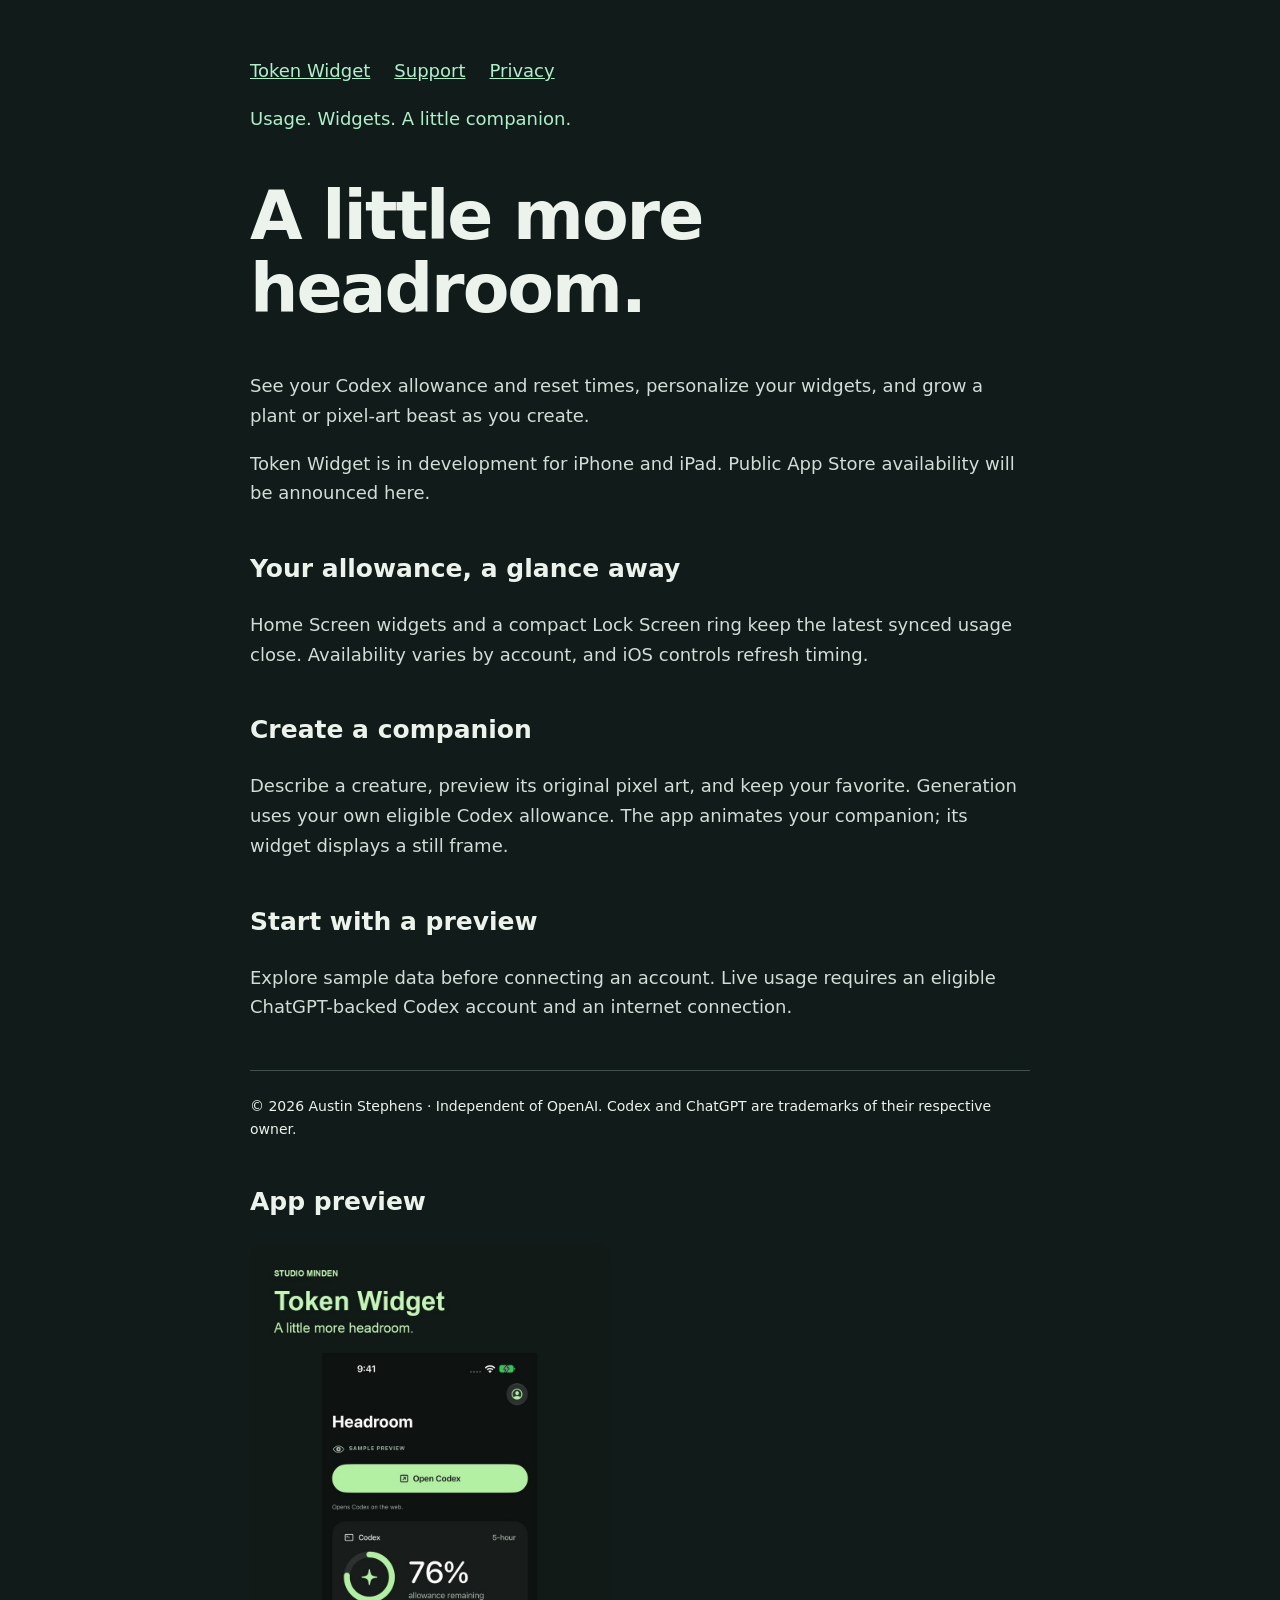
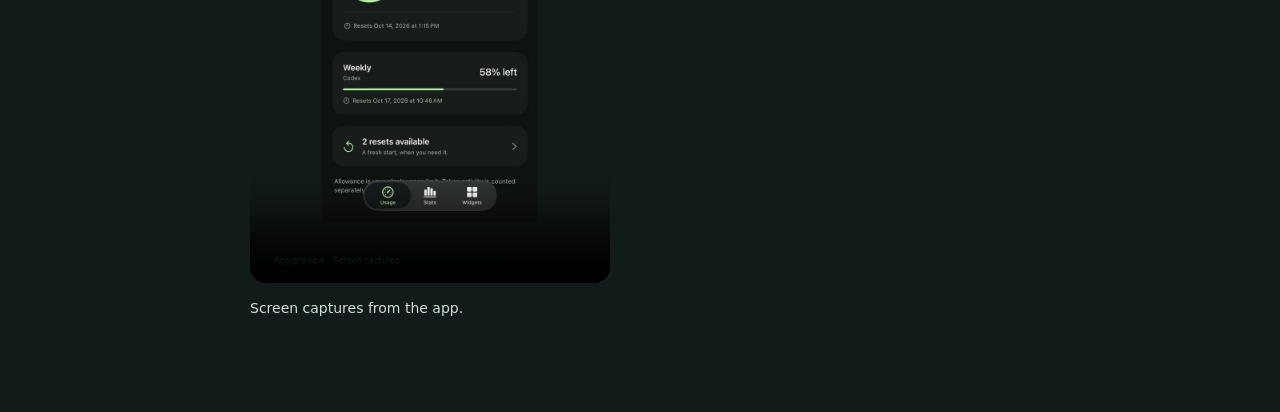
<file: index.html>
<!doctype html><html lang="en"><head><meta charset="utf-8"><meta name="viewport" content="width=device-width, initial-scale=1"><meta name="description" content="A little more headroom"><title>A little more headroom — Token Widget</title><link rel="stylesheet" href="style.css">
<!-- Link preview metadata -->
<link rel="canonical" href="https://hochipants.github.io/token-widget-support/">
<meta property="og:type" content="website">
<meta property="og:site_name" content="Studio Minden">
<meta property="og:title" content="Token Widget">
<meta property="og:description" content="A little more headroom.">
<meta property="og:url" content="https://hochipants.github.io/token-widget-support/">
<meta property="og:image" content="https://hochipants.github.io/token-widget-support/assets/previews/tokenwidget-v1.jpg">
<meta property="og:image:type" content="image/jpeg">
<meta property="og:image:width" content="900">
<meta property="og:image:height" content="1600">
<meta property="og:image:alt" content="Token Widget app preview">
<meta property="og:video" content="https://hochipants.github.io/token-widget-support/assets/previews/tokenwidget-v1.mp4">
<meta property="og:video:secure_url" content="https://hochipants.github.io/token-widget-support/assets/previews/tokenwidget-v1.mp4">
<meta property="og:video:type" content="video/mp4">
<meta property="og:video:width" content="720">
<meta property="og:video:height" content="1280">
<meta name="twitter:card" content="summary_large_image">
<meta name="twitter:title" content="Token Widget">
<meta name="twitter:description" content="A little more headroom.">
<meta name="twitter:image" content="https://hochipants.github.io/token-widget-support/assets/previews/tokenwidget-v1.jpg">
<style>.app-link-preview{margin:36px 0}.app-link-preview video{display:block;width:100%;max-width:360px;height:auto;border-radius:16px;background:#121a18}.app-link-preview video.landscape{max-width:720px}.app-link-preview p{font-size:14px}</style>
<!-- /Link preview metadata -->
</head><body><main><nav aria-label="Main"><a href="index.html">Token Widget</a><a href="support/">Support</a><a href="privacy/">Privacy</a></nav><p class="eyebrow">Usage. Widgets. A little companion.</p><h1>A little more<br>headroom.</h1><p>See your Codex allowance and reset times, personalize your widgets, and grow a plant or pixel-art beast as you create.</p><p>Token Widget is in development for iPhone and iPad. Public App Store availability will be announced here.</p><h2>Your allowance, a glance away</h2><p>Home Screen widgets and a compact Lock Screen ring keep the latest synced usage close. Availability varies by account, and iOS controls refresh timing.</p><h2>Create a companion</h2><p>Describe a creature, preview its original pixel art, and keep your favorite. Generation uses your own eligible Codex allowance. The app animates your companion; its widget displays a still frame.</p><h2>Start with a preview</h2><p>Explore sample data before connecting an account. Live usage requires an eligible ChatGPT-backed Codex account and an internet connection.</p><footer>© 2026 Austin Stephens · Independent of OpenAI. Codex and ChatGPT are trademarks of their respective owner.</footer>
<!-- App preview player -->
<section class="app-link-preview" aria-labelledby="app-preview-heading">
<h2 id="app-preview-heading">App preview</h2>
<video controls playsinline preload="none" poster="https://hochipants.github.io/token-widget-support/assets/previews/tokenwidget-v1.jpg" width="720" height="1280" aria-label="Token Widget app preview">
<source src="https://hochipants.github.io/token-widget-support/assets/previews/tokenwidget-v1.mp4" type="video/mp4">
<a href="https://hochipants.github.io/token-widget-support/assets/previews/tokenwidget-v1.mp4">Watch the Token Widget preview</a>
</video>
<p>Screen captures from the app.</p>
</section>
<!-- /App preview player -->
</main></body></html>
</file>
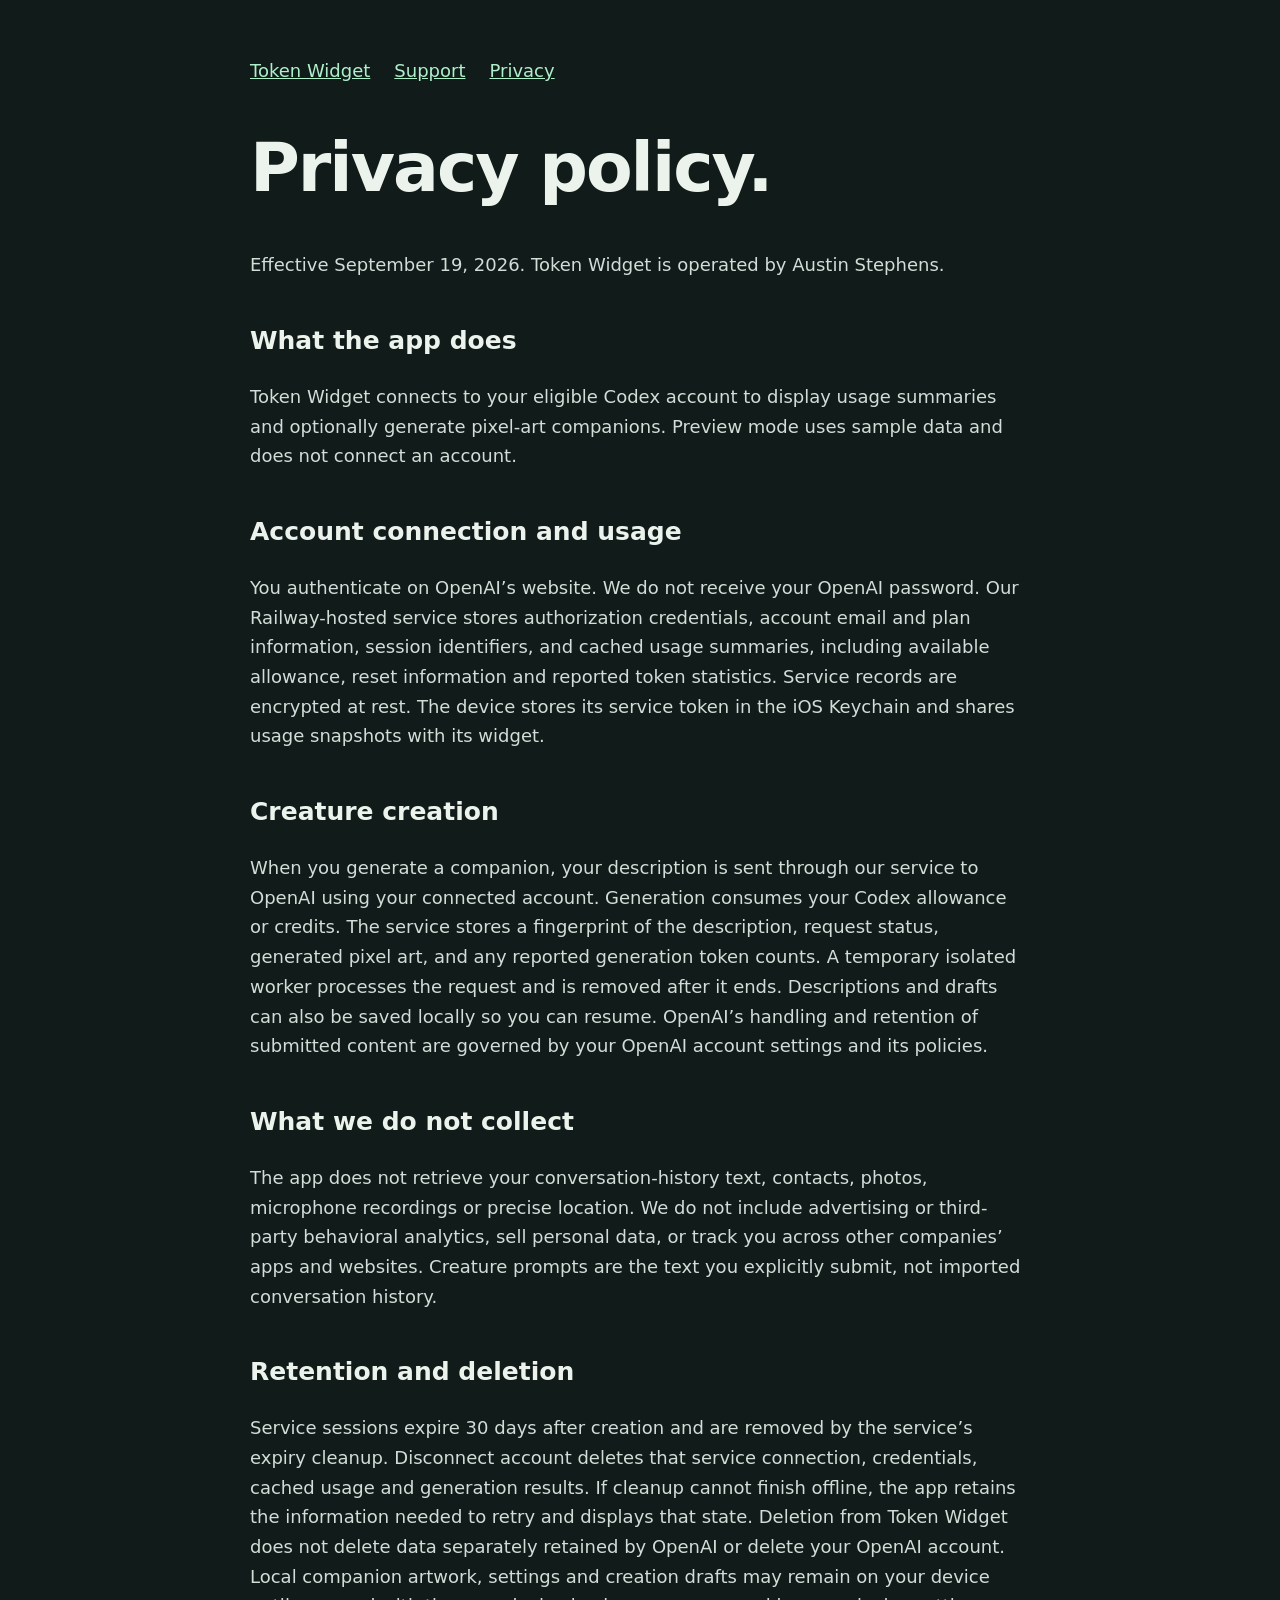
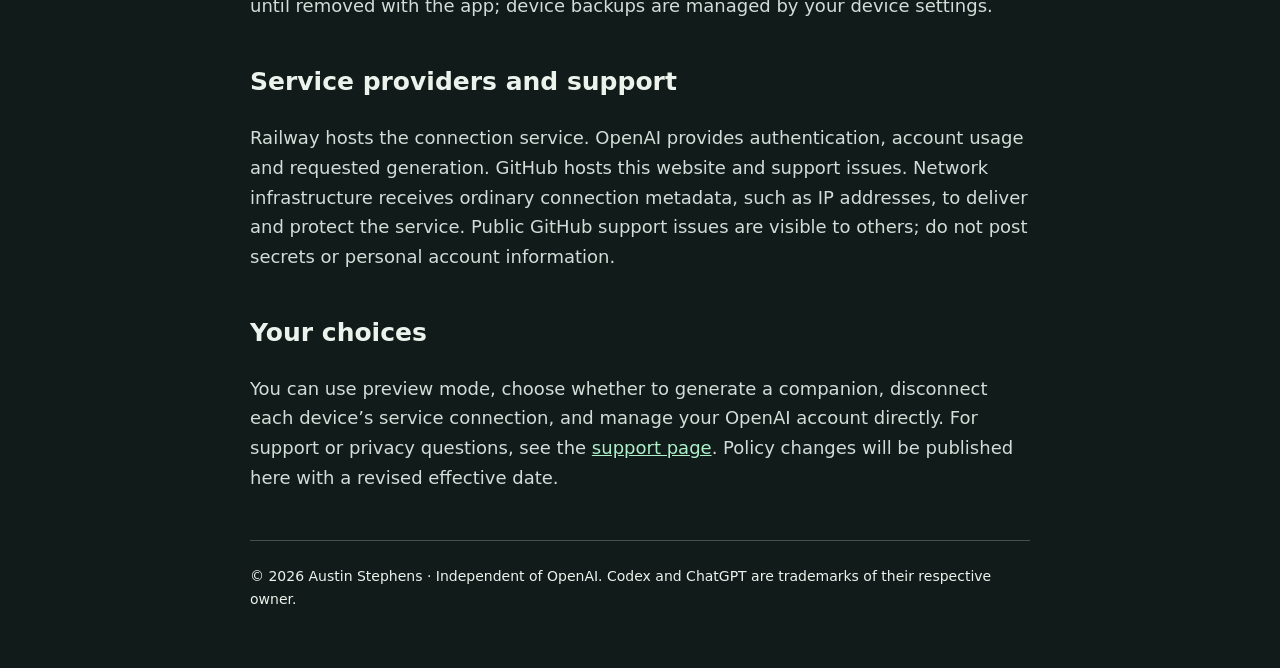
<file: privacy/index.html>
<!doctype html><html lang="en"><head><meta charset="utf-8"><meta name="viewport" content="width=device-width, initial-scale=1"><meta name="description" content="Privacy policy"><title>Privacy policy — Token Widget</title><link rel="stylesheet" href="../style.css"></head><body><main><nav aria-label="Main"><a href="../index.html">Token Widget</a><a href="../support/">Support</a><a href="../privacy/">Privacy</a></nav><h1>Privacy policy.</h1><p>Effective September 19, 2026. Token Widget is operated by Austin Stephens.</p><h2>What the app does</h2><p>Token Widget connects to your eligible Codex account to display usage summaries and optionally generate pixel-art companions. Preview mode uses sample data and does not connect an account.</p><h2>Account connection and usage</h2><p>You authenticate on OpenAI’s website. We do not receive your OpenAI password. Our Railway-hosted service stores authorization credentials, account email and plan information, session identifiers, and cached usage summaries, including available allowance, reset information and reported token statistics. Service records are encrypted at rest. The device stores its service token in the iOS Keychain and shares usage snapshots with its widget.</p><h2>Creature creation</h2><p>When you generate a companion, your description is sent through our service to OpenAI using your connected account. Generation consumes your Codex allowance or credits. The service stores a fingerprint of the description, request status, generated pixel art, and any reported generation token counts. A temporary isolated worker processes the request and is removed after it ends. Descriptions and drafts can also be saved locally so you can resume. OpenAI’s handling and retention of submitted content are governed by your OpenAI account settings and its policies.</p><h2>What we do not collect</h2><p>The app does not retrieve your conversation-history text, contacts, photos, microphone recordings or precise location. We do not include advertising or third-party behavioral analytics, sell personal data, or track you across other companies’ apps and websites. Creature prompts are the text you explicitly submit, not imported conversation history.</p><h2>Retention and deletion</h2><p>Service sessions expire 30 days after creation and are removed by the service’s expiry cleanup. Disconnect account deletes that service connection, credentials, cached usage and generation results. If cleanup cannot finish offline, the app retains the information needed to retry and displays that state. Deletion from Token Widget does not delete data separately retained by OpenAI or delete your OpenAI account. Local companion artwork, settings and creation drafts may remain on your device until removed with the app; device backups are managed by your device settings.</p><h2>Service providers and support</h2><p>Railway hosts the connection service. OpenAI provides authentication, account usage and requested generation. GitHub hosts this website and support issues. Network infrastructure receives ordinary connection metadata, such as IP addresses, to deliver and protect the service. Public GitHub support issues are visible to others; do not post secrets or personal account information.</p><h2>Your choices</h2><p>You can use preview mode, choose whether to generate a companion, disconnect each device’s service connection, and manage your OpenAI account directly. For support or privacy questions, see the <a href="../support/">support page</a>. Policy changes will be published here with a revised effective date.</p><footer>© 2026 Austin Stephens · Independent of OpenAI. Codex and ChatGPT are trademarks of their respective owner.</footer></main></body></html>
</file>
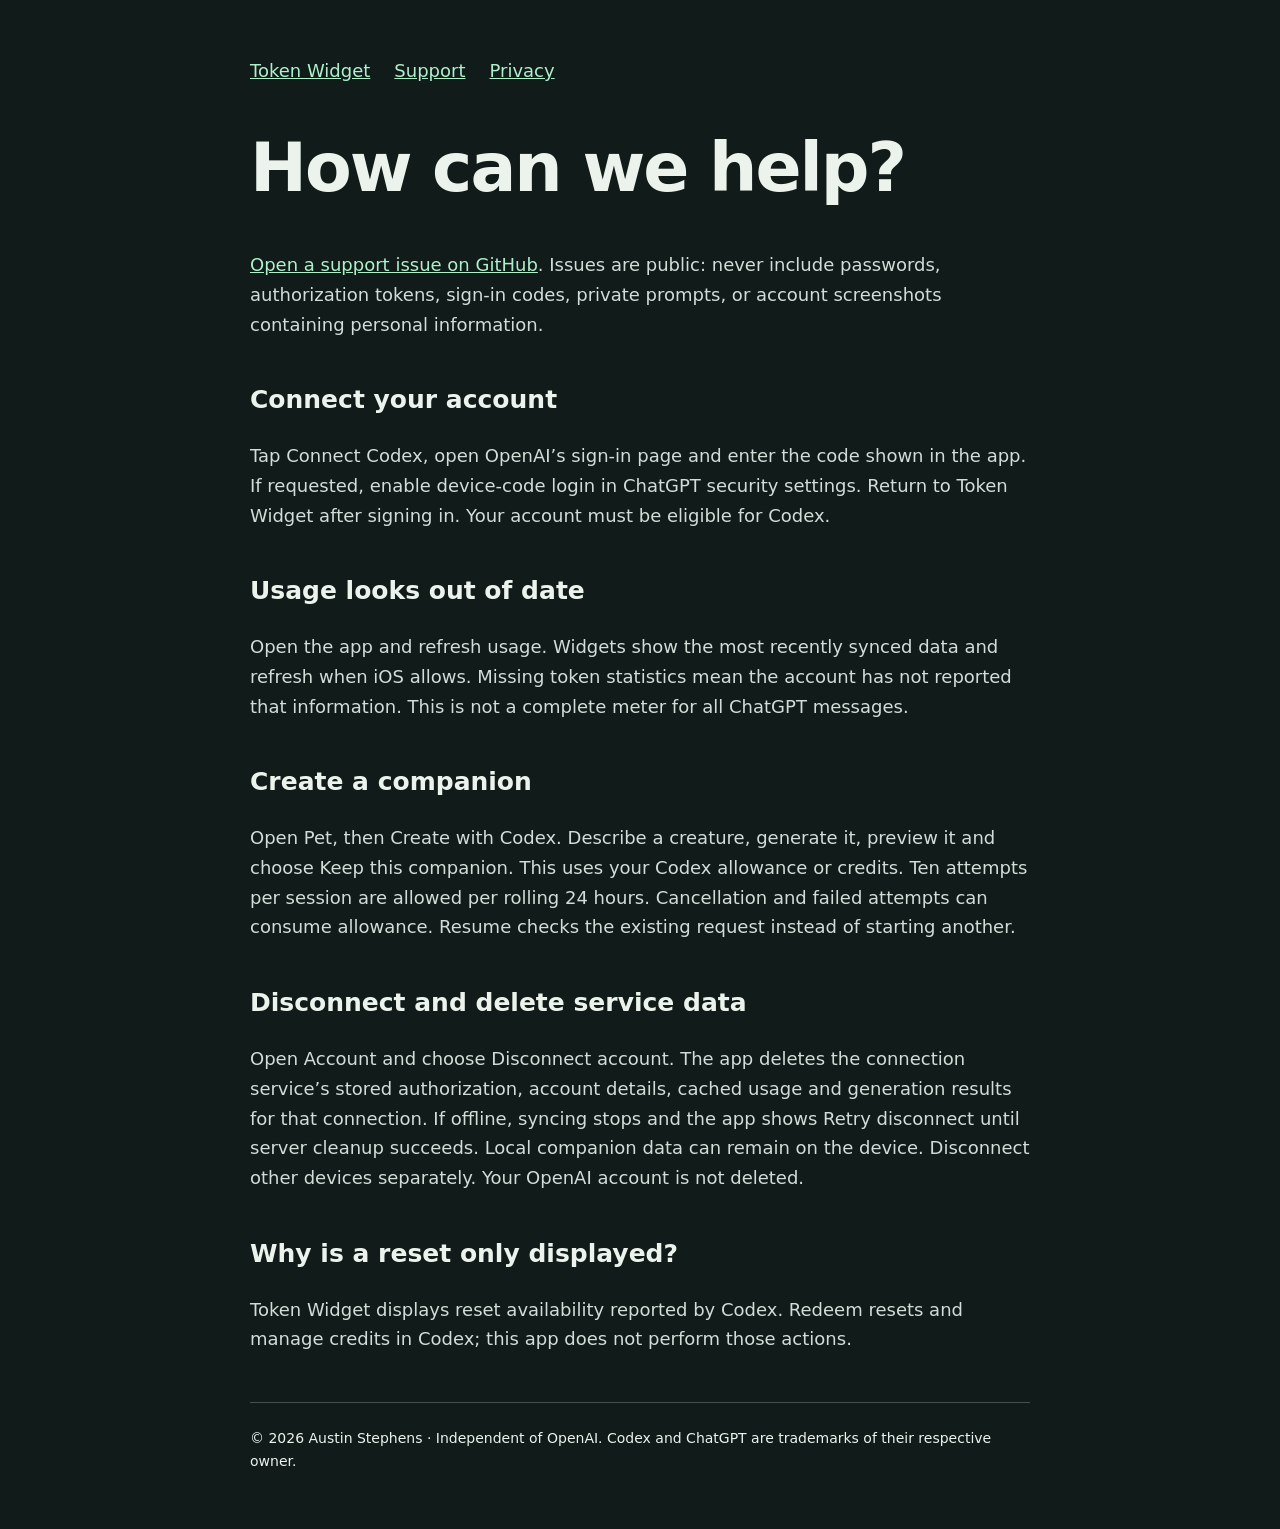
<file: support/index.html>
<!doctype html><html lang="en"><head><meta charset="utf-8"><meta name="viewport" content="width=device-width, initial-scale=1"><meta name="description" content="Support"><title>Support — Token Widget</title><link rel="stylesheet" href="../style.css"></head><body><main><nav aria-label="Main"><a href="../index.html">Token Widget</a><a href="../support/">Support</a><a href="../privacy/">Privacy</a></nav><h1>How can we help?</h1><p><a href="https://github.com/HoChiPants/token-widget-support/issues/new">Open a support issue on GitHub</a>. Issues are public: never include passwords, authorization tokens, sign-in codes, private prompts, or account screenshots containing personal information.</p><h2>Connect your account</h2><p>Tap Connect Codex, open OpenAI’s sign-in page and enter the code shown in the app. If requested, enable device-code login in ChatGPT security settings. Return to Token Widget after signing in. Your account must be eligible for Codex.</p><h2>Usage looks out of date</h2><p>Open the app and refresh usage. Widgets show the most recently synced data and refresh when iOS allows. Missing token statistics mean the account has not reported that information. This is not a complete meter for all ChatGPT messages.</p><h2>Create a companion</h2><p>Open Pet, then Create with Codex. Describe a creature, generate it, preview it and choose Keep this companion. This uses your Codex allowance or credits. Ten attempts per session are allowed per rolling 24 hours. Cancellation and failed attempts can consume allowance. Resume checks the existing request instead of starting another.</p><h2>Disconnect and delete service data</h2><p>Open Account and choose Disconnect account. The app deletes the connection service’s stored authorization, account details, cached usage and generation results for that connection. If offline, syncing stops and the app shows Retry disconnect until server cleanup succeeds. Local companion data can remain on the device. Disconnect other devices separately. Your OpenAI account is not deleted.</p><h2>Why is a reset only displayed?</h2><p>Token Widget displays reset availability reported by Codex. Redeem resets and manage credits in Codex; this app does not perform those actions.</p><footer>© 2026 Austin Stephens · Independent of OpenAI. Codex and ChatGPT are trademarks of their respective owner.</footer></main></body></html>
</file>
<file: style.css>
body{margin:0;background:#111b1a;color:#ecf3ed;font:18px/1.65 system-ui,sans-serif}main{max-width:780px;margin:auto;padding:56px 24px}nav{display:flex;gap:24px;flex-wrap:wrap}a{color:#aff0cb}h1{font-size:clamp(40px,8vw,68px);line-height:1.08;letter-spacing:-2px}h2{font-size:25px;margin-top:40px}p,li{color:#d1ddd7}.eyebrow{color:#aff0cb}footer{border-top:1px solid #40524b;margin-top:48px;padding-top:24px;font-size:14px}img{border-radius:24px;max-width:100%;height:auto}
</file>
